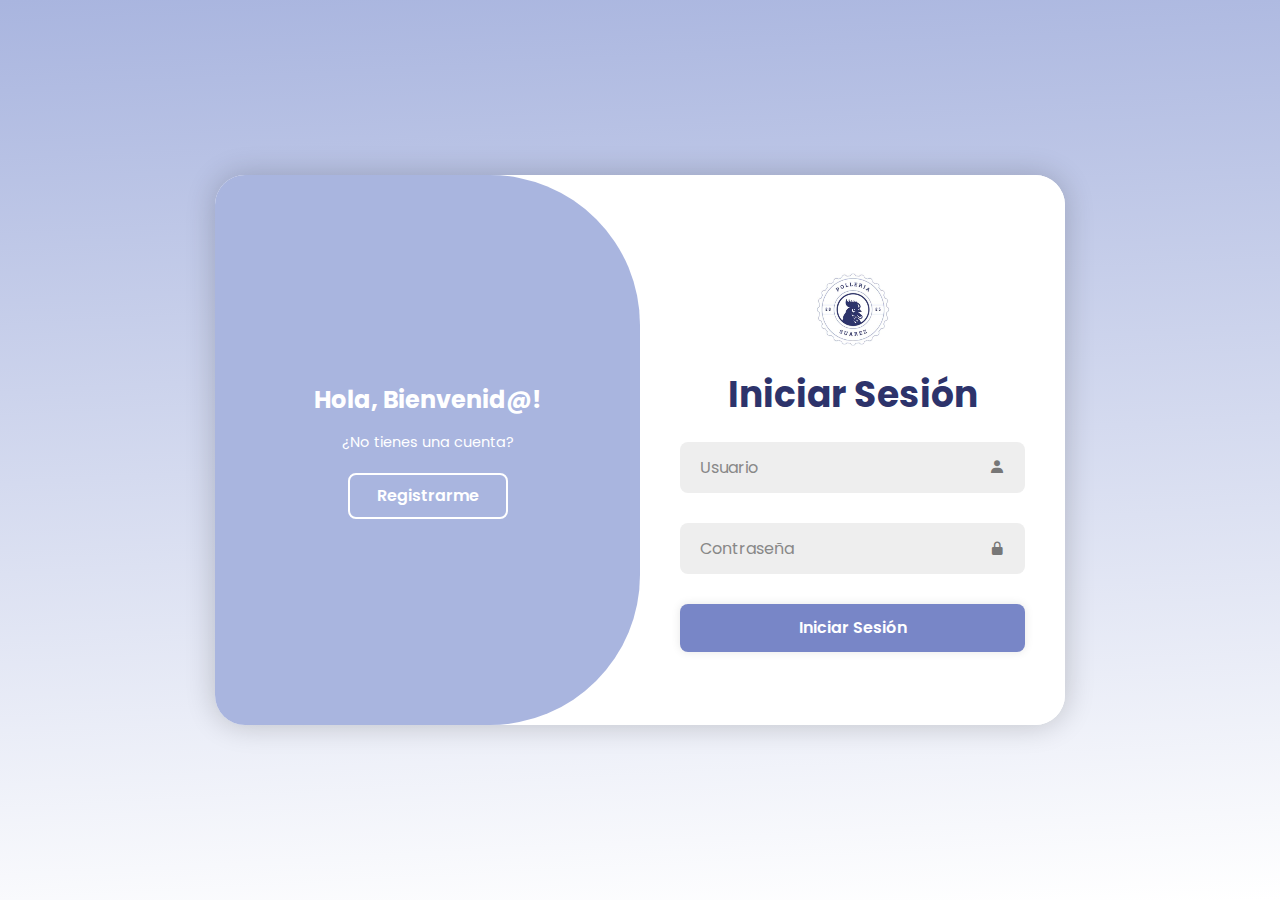
<file: index.html>
<!DOCTYPE html>
<html lang="es-pe">
  <head>
    <meta charset="UTF-8" />
    <meta name="viewport" content="width=device-width, initial-scale=1.0" />
    <link rel="stylesheet" href="./assets/css/iniciosesion.css" />
    <link
      href="https://unpkg.com/boxicons@2.1.4/css/boxicons.min.css"
      rel="stylesheet"
    />
    <title>Iniciar Sesión</title>
  </head>
  <body>
    <main class="container">
      <section class="form-box login">
        <form id="login-form">
          <img class="logo" src="./assets/img/logops.jpg" alt="logops" />
          <h1 class="h1">Iniciar Sesión</h1>

          <div class="input-box">
            <input type="text" id="username" placeholder="Usuario" required />
            <i class="bx bxs-user"></i>
          </div>

          <div class="input-box">
            <input
              type="password"
              id="password"
              placeholder="Contraseña"
              required
            />
            <i class="bx bxs-lock-alt"></i>
          </div>

          <button type="submit" class="btn">Iniciar Sesión</button>
        </form>
      </section>

      <section class="form-box register">
        <form id="register-form">
          <img class="logo" src="./assets/img/logops.jpg" alt="logops" />
          <h1 class="h1">Registro</h1>

          <div class="input-box">
            <input
              type="text"
              id="new-username"
              placeholder="Usuario"
              required
            />
            <i class="bx bxs-user"></i>
          </div>

          <div class="input-box">
            <input
              type="email"
              id="email"
              placeholder="Correo Electrónico"
              required
            />
            <i class="bx bxs-envelope"></i>
          </div>

          <div class="input-box">
            <input
              type="password"
              id="new-password"
              placeholder="Contraseña"
              required
            />
            <i class="bx bxs-lock-alt"></i>
          </div>

          <button type="submit" class="btn">Registrarme</button>
        </form>
      </section>

      <div class="toggle-box">
        <div class="toggle-panel toggle-left">
          <h2 class="respon1">Hola, Bienvenid@!</h2>
          <p>¿No tienes una cuenta?</p>
          <button type="button" class="btn register-btn">Registrarme</button>
        </div>

        <div class="toggle-panel toggle-right">
          <h2 class="respon1">¡Bienvenid@ otra vez!</h2>
          <p>¿Ya tienes una cuenta?</p>
          <button type="button" class="btn login-btn">Iniciar Sesión</button>
        </div>
      </div>
    </main>
    <script src="./assets/js/iniciosesion.js"></script>
  </body>
</html>
</file>
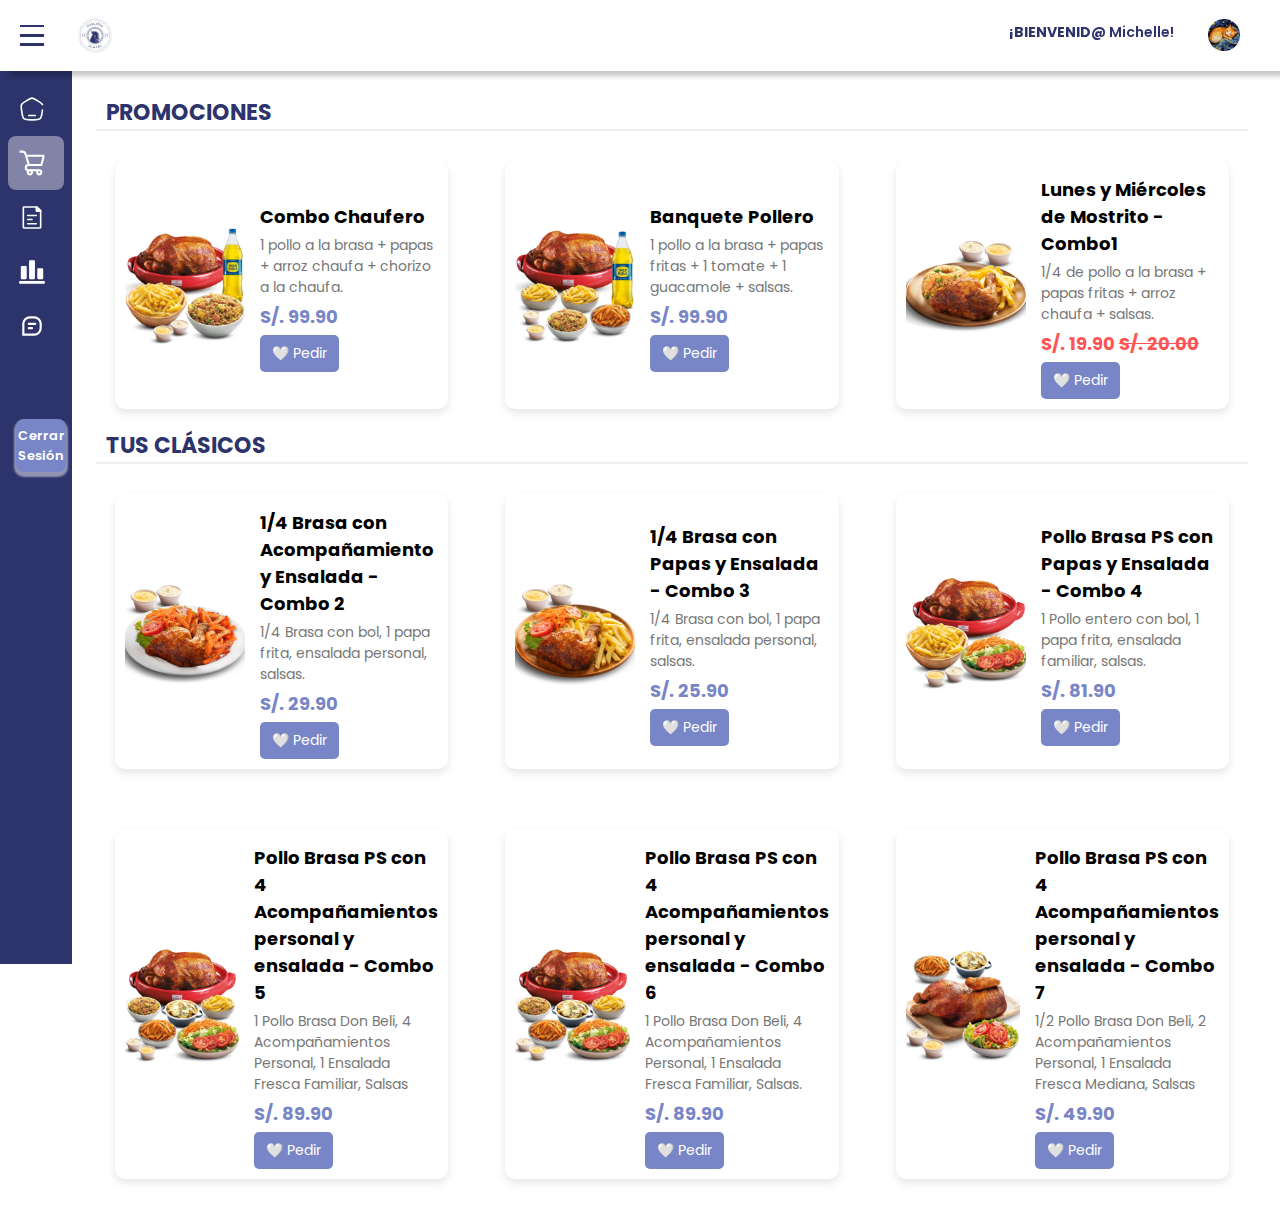
<file: carta.html>
<!DOCTYPE html>
<html lang="es-pe">
  <head>
    <meta charset="UTF-8" />
    <meta name="viewport" content="width=device-width, initial-scale=1.0" />
    <title>Carta</title>
    <link rel="stylesheet" href="./assets/css/dash.css" />
    <link rel="stylesheet" href="./assets/css/carta.css" />
    <link
      href="https://unpkg.com/boxicons@2.1.4/css/boxicons.min.css"
      rel="stylesheet"
    />
  </head>
  <body>
    <header>
      <div class="left">
        <div class="menu-container">
          <div class="menu" id="menu" aria-label="Menú">
            <div></div>
            <div></div>
            <div></div>
          </div>
        </div>
        <div class="brand">
          <img src="./assets/img/logops.jpg" alt="logo-dashps" class="logo" />
        </div>
      </div>

      <div class="right">
        <p><span>¡BIENVENID@</span> Michelle!</p>
        <img src="./assets/img/perfil.jpg" alt="img-user" class="user" />
      </div>
    </header>

    <aside class="sidebar" id="sidebar">
      <nav>
        <ul>
          <li>
            <a href="./dash.html">
              <img src="./assets/icons/home-angle-svgrepo-com.svg" alt="" />
              <span>Inicio</span>
            </a>
          </li>
          <li>
            <a href="./carta.html" class="selected">
              <img src="./assets/icons/shop-cart-svgrepo-com.svg" alt="" />
              <span>Carta</span>
            </a>
          </li>
          <li>
            <a href="./pedidos.html">
              <img src="./assets/icons/page-svgrepo-com.svg" alt="" />
              <span>Pedidos</span>
            </a>
          </li>
          <li>
            <a href="./reportes.html">
              <img src="./assets/icons/statistics-svgrepo-com.svg" alt="" />
              <span>Reportes</span>
            </a>
          </li>
          <li>
            <a href="./comentarios.html">
              <img src="./assets/icons/comments-svgrepo-com.svg" alt="" />
              <span>Comentarios</span>
            </a>
          </li>
          <br /><br />
          <button
            onclick="window.location.href='./index.html'"
            id="logout-btn"
            class="logout-button"
          >
            Cerrar Sesión
          </button>
        </ul>
      </nav>
    </aside>
    <main id="main">
      <h2>PROMOCIONES</h2>
      <div class="contenedor-cartas">
        <div class="carta">
          <img src="./assets/img/carta1.png" alt="Combo Chaufero" />
          <div class="contenido">
            <h3>Combo Chaufero</h3>
            <p>
              1 pollo a la brasa + papas + arroz chaufa + chorizo a la chaufa.
            </p>
            <span class="precio" >S/. 99.90</span>
            <button class="pedir-btn" id="pedir-btn"><span aria-hidden="true">🤍 Pedir</span></button>
          </div>
        </div>

        <div class="carta">
          <img src="./assets/img/carta2.png" alt="Banquete Pollero" />
          <div class="contenido">
            <h3>Banquete Pollero</h3>
            <p>
              1 pollo a la brasa + papas fritas + 1 tomate + 1 guacamole +
              salsas.
            </p>
            <span class="precio">S/. 99.90</span>
            <button class="pedir-btn" id="pedir-btn"><span aria-hidden="true">🤍 Pedir</span></button>
          </div>
        </div>

        <div class="carta">
          <img src="./assets/img/carta7.png" alt="Lunes y Miércoles" />
          <div class="contenido">
            <h3>Lunes y Miércoles de Mostrito - Combo1</h3>
            <p>
              1/4 de pollo a la brasa + papas fritas + arroz chaufa + salsas.
            </p>
            <span class="precio oferta">S/. 19.90 <del>S/. 20.00</del></span>
            <button class="pedir-btn" id="pedir-btn"><span aria-hidden="true">🤍 Pedir</span></button>
          </div>
        </div>
      </div>

      <h2>TUS CLÁSICOS</h2>
      <div class="contenedor-cartas">
        <div class="carta">
          <img src="./assets/img/carta4.png" alt="1/4 Brasa Combo 2" />
          <div class="contenido">
            <h3>1/4 Brasa con Acompañamiento y Ensalada - Combo 2</h3>
            <p>1/4 Brasa con bol, 1 papa frita, ensalada personal, salsas.</p>
            <span class="precio">S/. 29.90</span>
            <button class="pedir-btn" id="pedir-btn"><span aria-hidden="true">🤍 Pedir</span></button>
          </div>
        </div>

        <div class="carta">
          <img src="./assets/img/carta5.png" alt="1/4 Brasa Combo 3" />
          <div class="contenido">
            <h3>1/4 Brasa con Papas y Ensalada - Combo 3</h3>
            <p>1/4 Brasa con bol, 1 papa frita, ensalada personal, salsas.</p>
            <span class="precio">S/. 25.90</span>
            <button class="pedir-btn" id="pedir-btn"><span aria-hidden="true">🤍 Pedir</span></button>
          </div>
        </div>

        <div class="carta">
          <img src="./assets/img/carta6.png" alt="Pollo Brasa PS - Combo 4" />
          <div class="contenido">
            <h3>Pollo Brasa PS con Papas y Ensalada - Combo 4</h3>
            <p>
              1 Pollo entero con bol, 1 papa frita, ensalada familiar, salsas.
            </p>
            <span class="precio">S/. 81.90</span>
            <button class="pedir-btn" id="pedir-btn"><span aria-hidden="true">🤍 Pedir</span></button>
          </div>
        </div>
        <div class="carta">
          <img src="./assets/img/carta8.png" alt="Pollo Brasa PS - Combo 5" />
          <div class="contenido">
            <h3>
              Pollo Brasa PS con 4 Acompañamientos personal y ensalada - Combo 5
            </h3>
            <p>
              1 Pollo Brasa Don Beli, 4 Acompañamientos Personal, 1 Ensalada
              Fresca Familiar, Salsas
            </p>
            <span class="precio">S/. 89.90</span>
            <button class="pedir-btn" id="pedir-btn"><span aria-hidden="true">🤍 Pedir</span></button>
          </div>
        </div>
        <div class="carta">
          <img src="./assets/img/carta8.png" alt="Pollo Brasa PS - Combo 6" />
          <div class="contenido">
            <h3>
              Pollo Brasa PS con 4 Acompañamientos personal y ensalada - Combo 6
            </h3>
            <p>
              1 Pollo Brasa Don Beli, 4 Acompañamientos Personal, 1 Ensalada
              Fresca Familiar, Salsas.
            </p>
            <span class="precio">S/. 89.90</span>
            <button class="pedir-btn" id="pedir-btn"><span aria-hidden="true">🤍 Pedir</span></button>
          </div>
        </div>
        <div class="carta">
          <img src="./assets/img/carta9.png" alt="Pollo Brasa PS - Combo 7" />
          <div class="contenido">
            <h3>
              Pollo Brasa PS con 4 Acompañamientos personal y ensalada - Combo 7
            </h3>
            <p>
              1/2 Pollo Brasa Don Beli, 2 Acompañamientos Personal, 1 Ensalada
              Fresca Mediana, Salsas
            </p>
            <span class="precio">S/. 49.90</span>
            <button class="pedir-btn" id="pedir-btn"><span aria-hidden="true">🤍 Pedir</span></button>
          </div>
        </div>
    </main>
    <script src="./assets/js/carta.js"></script>
    <script src="./assets/js/dash.js"></script>
    <script src="./assets/js/pedidos.js"></script>

  </body>
</html>
</file>
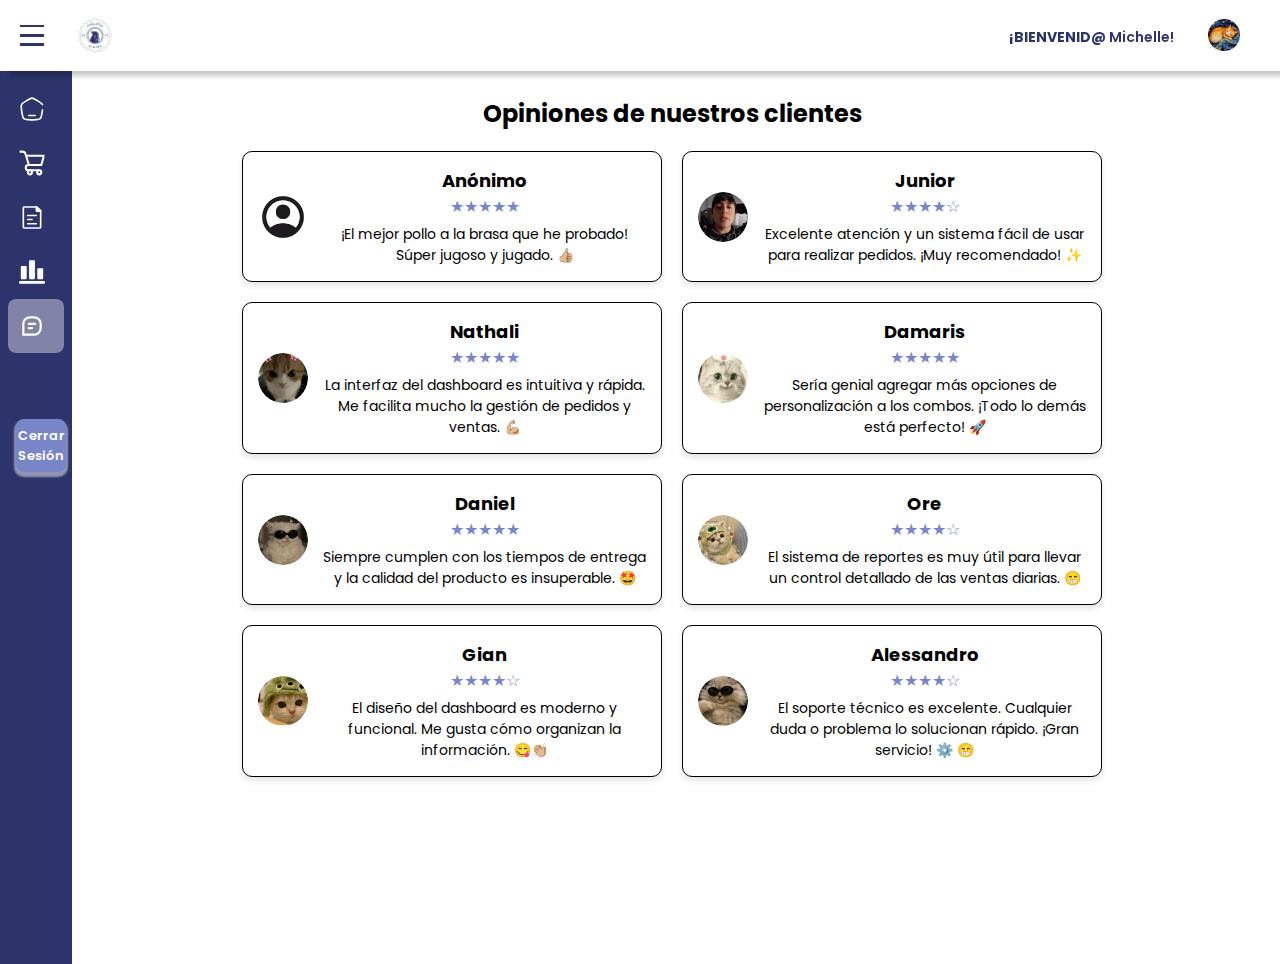
<file: comentarios.html>
<!DOCTYPE html>
<html lang="es-pe">
  <head>
    <meta charset="UTF-8" />
    <meta name="viewport" content="width=device-width, initial-scale=1.0" />
    <title>Pedidos</title>
    <link rel="stylesheet" href="./assets/css/dash.css" />
    <link rel="stylesheet" href="./assets/css/comentarios.css" />
    <link
      href="https://unpkg.com/boxicons@2.1.4/css/boxicons.min.css"
      rel="stylesheet"
    />
  </head>
  <body>
    <header>
      <div class="left">
        <div class="menu-container">
          <div class="menu" id="menu" aria-label="Menú">
            <div></div>
            <div></div>
            <div></div>
          </div>
        </div>
        <div class="brand">
          <img src="./assets/img/logops.jpg" alt="logo-dashps" class="logo" />
        </div>
      </div>

      <div class="right">
        <p><span>¡BIENVENID@</span> Michelle!</p>
        <img src="./assets/img/perfil.jpg" alt="img-user" class="user" />
      </div>
    </header>

    <aside class="sidebar" id="sidebar">
      <nav>
        <ul>
          <li>
            <a href="./dash.html">
              <img src="./assets/icons/home-angle-svgrepo-com.svg" alt="" />
              <span>Inicio</span>
            </a>
          </li>
          <li>
            <a href="./carta.html">
              <img src="./assets/icons/shop-cart-svgrepo-com.svg" alt="" />
              <span>Carta</span>
            </a>
          </li>
          <li>
            <a href="./pedidos.html">
              <img src="./assets/icons/page-svgrepo-com.svg" alt="" />
              <span>Pedidos</span>
            </a>
          </li>
          <li>
            <a href="./reportes.html">
              <img src="./assets/icons/statistics-svgrepo-com.svg" alt="" />
              <span>Reportes</span>
            </a>
          </li>
          <li>
            <a href="./comentarios.html" class="selected">
              <img src="./assets/icons/comments-svgrepo-com.svg" alt="" />
              <span>Comentarios</span>
            </a>
          </li>
          <br /><br />
          <button
            onclick="window.location.href='./index.html'"
            id="logout-btn"
            class="logout-button"
          >
            Cerrar Sesión
          </button>
        </ul>
      </nav>
    </aside>
    <main id="main">
      <section id="testimonios">
        <h2>Opiniones de nuestros clientes</h2>
      </section>

      <div class="container">
        <div class="card">
          <img src="./assets/img/avatar1.png" alt="Anónimo" />
          <div class="info">
            <h3>Anónimo</h3>
            <div class="stars ratinng-5">★★★★★</div>
            <p>
              ¡El mejor pollo a la brasa que he probado! Súper jugoso y jugado.
              👍🏼
            </p>
          </div>
        </div>
        <div class="card">
          <img src="./assets/img/avatar2.png" alt="Usuario" />
          <div class="info">
            <h3>Junior</h3>
            <div class="stars rating-4">★★★★☆</div>
            <p>
              Excelente atención y un sistema fácil de usar para realizar
              pedidos. ¡Muy recomendado! ✨
            </p>
          </div>
        </div>
        <div class="card">
          <img src="./assets/img/avatar3.png" alt="Usuario" />
          <div class="info">
            <h3>Nathali</h3>
            <div class="stars ratinng-5">★★★★★</div>
            <p>
              La interfaz del dashboard es intuitiva y rápida. Me facilita mucho
              la gestión de pedidos y ventas. 💪🏼
            </p>
          </div>
        </div>
        <div class="card">
          <img src="./assets/img/avatar4.png" alt="Usuario" />
          <div class="info">
            <h3>Damaris</h3>
            <div class="stars ratinng-5">★★★★★</div>
            <p>
              Sería genial agregar más opciones de personalización a los combos.
              ¡Todo lo demás está perfecto! 🚀
            </p>
          </div>
        </div>
        <div class="card">
          <img src="./assets/img/avatar5.png" alt="Usuario" />
          <div class="info">
            <h3>Daniel</h3>
            <div class="stars ratinng-5">★★★★★</div>
            <p>
              Siempre cumplen con los tiempos de entrega y la calidad del
              producto es insuperable. 🤩
            </p>
          </div>
        </div>
        <div class="card">
          <img src="./assets/img/avatar6.png" alt="Usuario" />
          <div class="info">
            <h3>Ore</h3>
            <div class="stars rating-4">★★★★☆</div>
            <p>
              El sistema de reportes es muy útil para llevar un control
              detallado de las ventas diarias. 😁
            </p>
          </div>
        </div>
        <div class="card">
          <img src="./assets/img/avatar7.png" alt="Usuario" />
          <div class="info">
            <h3>Gian</h3>
            <div class="stars rating-4">★★★★☆</div>
            <p>
              El diseño del dashboard es moderno y funcional. Me gusta cómo
              organizan la información. 😋👏🏼
            </p>
          </div>
        </div>
        <div class="card">
          <img src="./assets/img/avatar8.png" alt="Usuario" />
          <div class="info">
            <h3>Alessandro</h3>
            <div class="stars rating-4">★★★★☆</div>
            <p>
              El soporte técnico es excelente. Cualquier duda o problema lo
              solucionan rápido. ¡Gran servicio! ⚙️ 😁
            </p>
          </div>
        </div>
      </div>
    </main>

    <script src="./assets/js/dash.js"></script>
  </body>
</html>
</file>
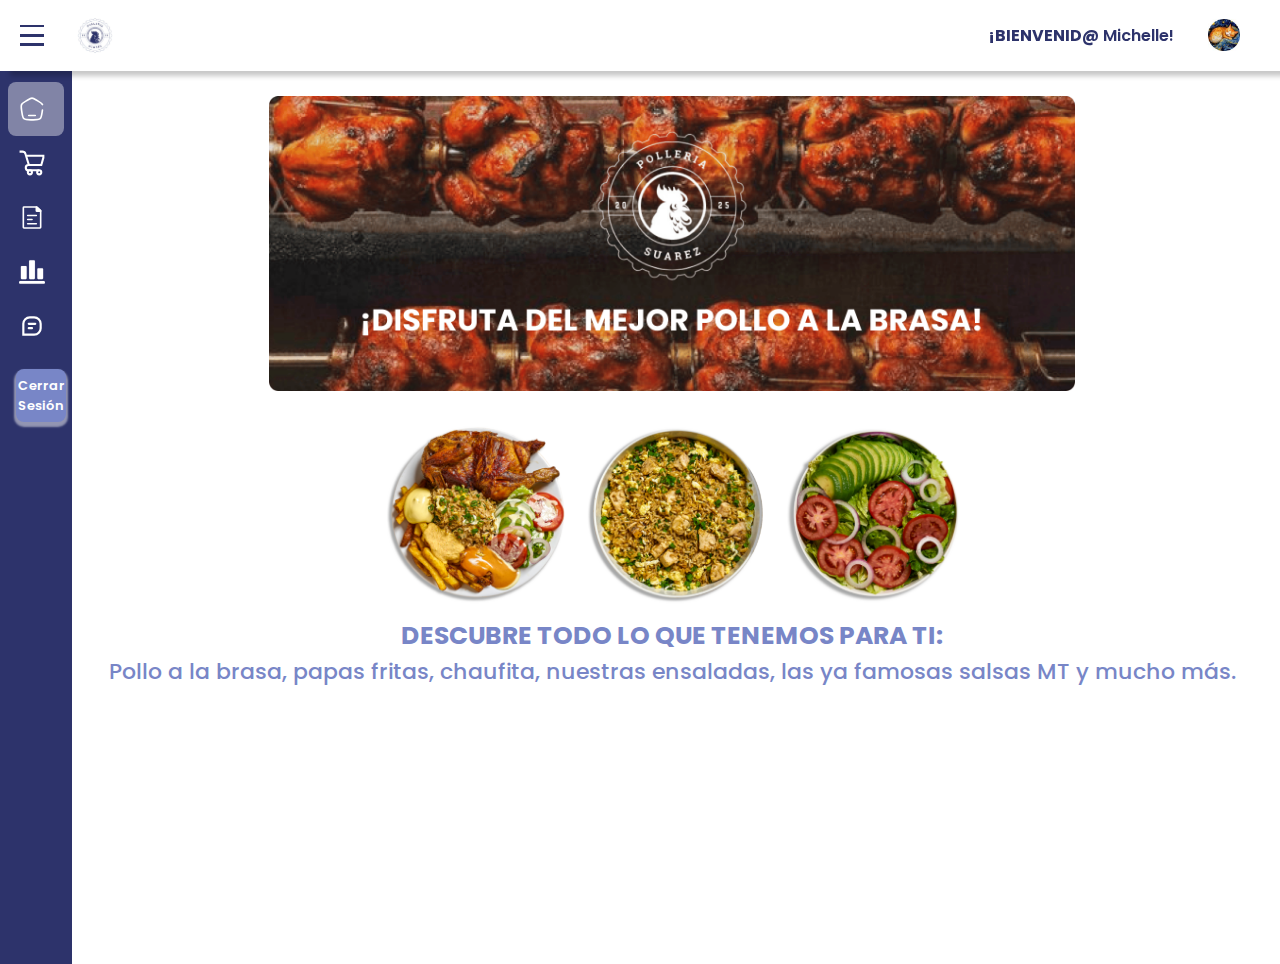
<file: dash.html>
<!DOCTYPE html>
<html lang="es-pe">
  <head>
    <meta charset="UTF-8" />
    <meta name="viewport" content="width=device-width, initial-scale=1.0" />
    <title>Inicio</title>
    <link rel="stylesheet" href="./assets/css/dash.css" />
    <link
      href="https://unpkg.com/boxicons@2.1.4/css/boxicons.min.css"
      rel="stylesheet"
    />
  </head>
  <body>
    <header>
      <div class="left">
        <div class="menu-container">
          <div class="menu" id="menu" aria-label="Menú">
            <div></div>
            <div></div>
            <div></div>
          </div>
        </div>
        <div class="brand">
          <img src="./assets/img/logops.jpg" alt="logo-dashps" class="logo" />
        </div>
      </div>

      <div class="right">
        <p><span>¡BIENVENID@</span> Michelle!</p>
        <img src="./assets/img/perfil.jpg" alt="Michi" class="user" />
      </div>
    </header>

    <aside class="sidebar" id="sidebar">
      <nav>
        <ul>
          <li>
            <a href="./dash.html" class="selected">
              <img
                src="./assets/icons/home-angle-svgrepo-com.svg"
                alt="Inicio"
              />
              <span>Inicio</span>
            </a>
          </li>
          <li>
            <a href="./carta.html">
              <img src="./assets/icons/shop-cart-svgrepo-com.svg" alt="Carta" />
              <span>Carta</span>
            </a>
          </li>
          <li>
            <a href="./pedidos.html">
              <img src="./assets/icons/page-svgrepo-com.svg" alt="Pedidos" />
              <span>Pedidos</span>
            </a>
          </li>
          <li>
            <a href="./reportes.html">
              <img
                src="./assets/icons/statistics-svgrepo-com.svg"
                alt="Reportes"
              />
              <span>Reportes</span>
            </a>
          </li>
          <li>
            <a href="./comentarios.html">
              <img
                src="./assets/icons/comments-svgrepo-com.svg"
                alt="Comentarios"
              />
              <span>Comentarios</span>
            </a>
          </li>
        </ul>

        <!-- Botón de Cerrar Sesión fuera del <ul> -->
        <button
          onclick="window.location.href='./index.html'"
          id="logout-btn"
          class="logout-button"
        >
          Cerrar Sesión
        </button>
      </nav>
    </aside>

    <main id="main">
      <section>
        <img src="./assets/img/ban.png" alt="Banner principal" class="banner" />
        <br /><br />
        <img
          src="./assets/img/platillos.png"
          alt="Imagen de platillos"
          class="platillos"
        />
      </section>

      <section>
        <h2 class="titulo">DESCUBRE TODO LO QUE TENEMOS PARA TI:</h2>
        <p class="subtitulo">
          Pollo a la brasa, papas fritas, chaufita, nuestras ensaladas, las ya
          famosas salsas MT y mucho más.
        </p>
      </section>
    </main>

    <script src="./assets/js/dash.js"></script>
  </body>
</html>
</file>
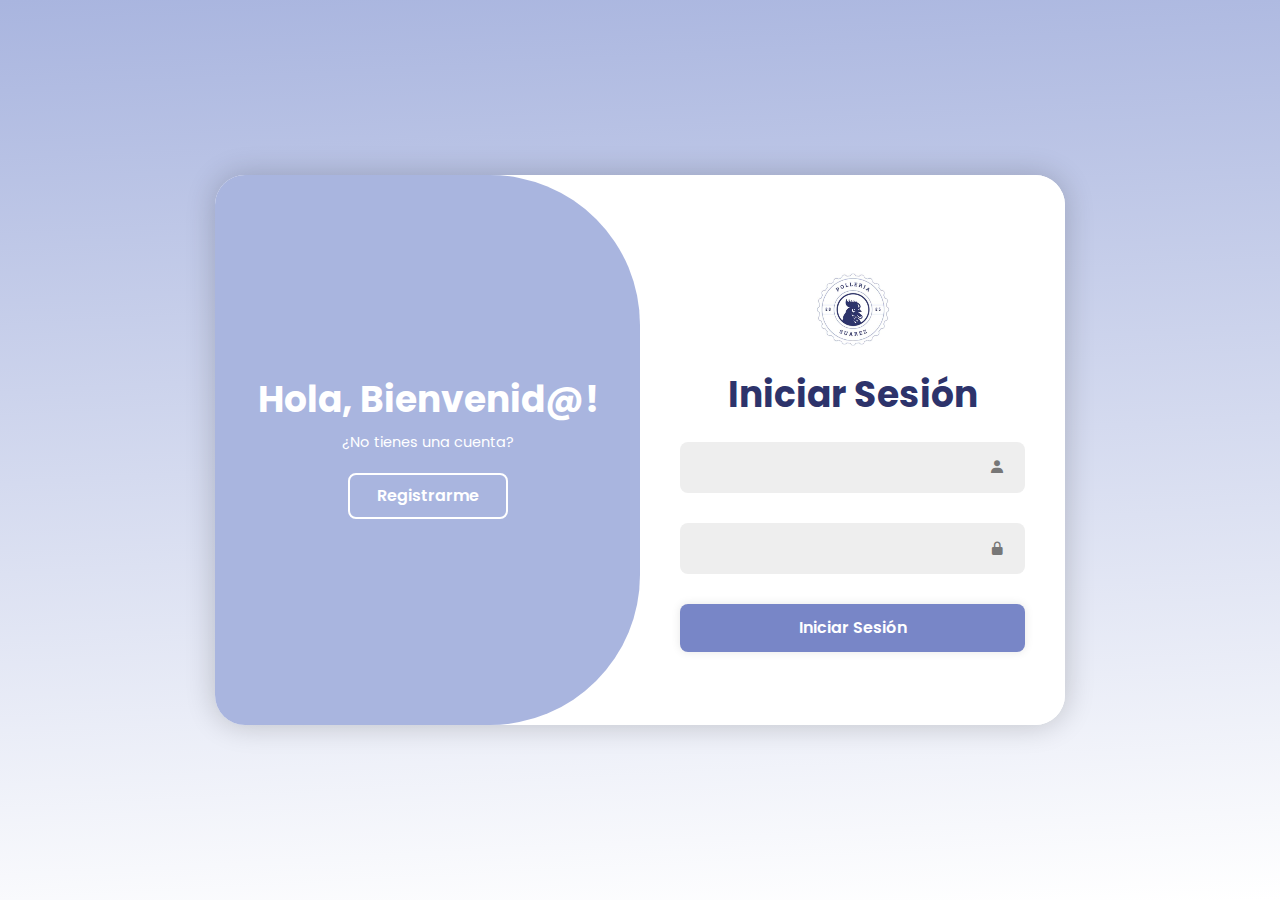
<file: iniciosesion.html>
<!DOCTYPE html>
<html lang="es-pe">
  <head>
    <meta charset="UTF-8" />
    <meta name="viewport" content="width=device-width, initial-scale=1.0" />
    <link rel="stylesheet" href="./assets/css/iniciosesion.css" />
    <link
      href="https://unpkg.com/boxicons@2.1.4/css/boxicons.min.css"
      rel="stylesheet"
    />
    <title>Iniciar Sesión</title>
  </head>
  <body>
    <div class="container">
      <div class="form-box login">
        <form action="./dash.html">
          <img class="logo" src="./assets/img/logops.jpg" alt="logops" />
          <h1 class="h1">Iniciar Sesión</h1>
          <div class="input-box">
            <input type="text" placeholder="" required />
            <i class="bx bxs-user"></i>
          </div>
          <div class="input-box">
            <input type="password" placeholder="" required />
            <i class="bx bxs-lock-alt"></i>
          </div>
          <button type="submit" class="btn">Iniciar Sesión</button>
        </form>
      </div>

      <div class="form-box register">
        <form action="">
          <img class="logo" src="./assets/img/logops.jpg" alt="logops" />
          <h1 class="h1">Registro</h1>
          <div class="input-box">
            <input type="text" placeholder="" required />
            <i class="bx bxs-user"></i>
          </div>
          <div class="input-box">
            <input type="email" placeholder="" required />
            <i class="bx bxs-envelope"></i>
          </div>
          <div class="input-box">
            <input type="password" placeholder="" required />
            <i class="bx bxs-lock-alt"></i>
          </div>
          <button type="submit" class="btn">Registrarme</button>
        </form>
      </div>
      <!-- Contenedor que alterna entre los formularios -->
      <div class="toggle-box">
        <!-- Panel que se muestra cuando está la opción de login -->
        <div class="toggle-panel toggle-left">
          <h1>Hola, Bienvenid@!</h1>
          <p>¿No tienes una cuenta?</p>
          <button class="btn register-btn">Registrarme</button>
        </div>
        <!-- Panel que se muestra cuando está la opción de registro -->
        <div class="toggle-panel toggle-right">
          <h1>¡Bienvenid@ otra vez¡</h1>
          <p>¿Ya tienes una cuenta?</p>
          <button class="btn login-btn">Iniciar Sesión</button>
        </div>
      </div>
    </div>

    <script src="./assets/js/iniciosesion.js"></script>
  </body>
</html>
</file>
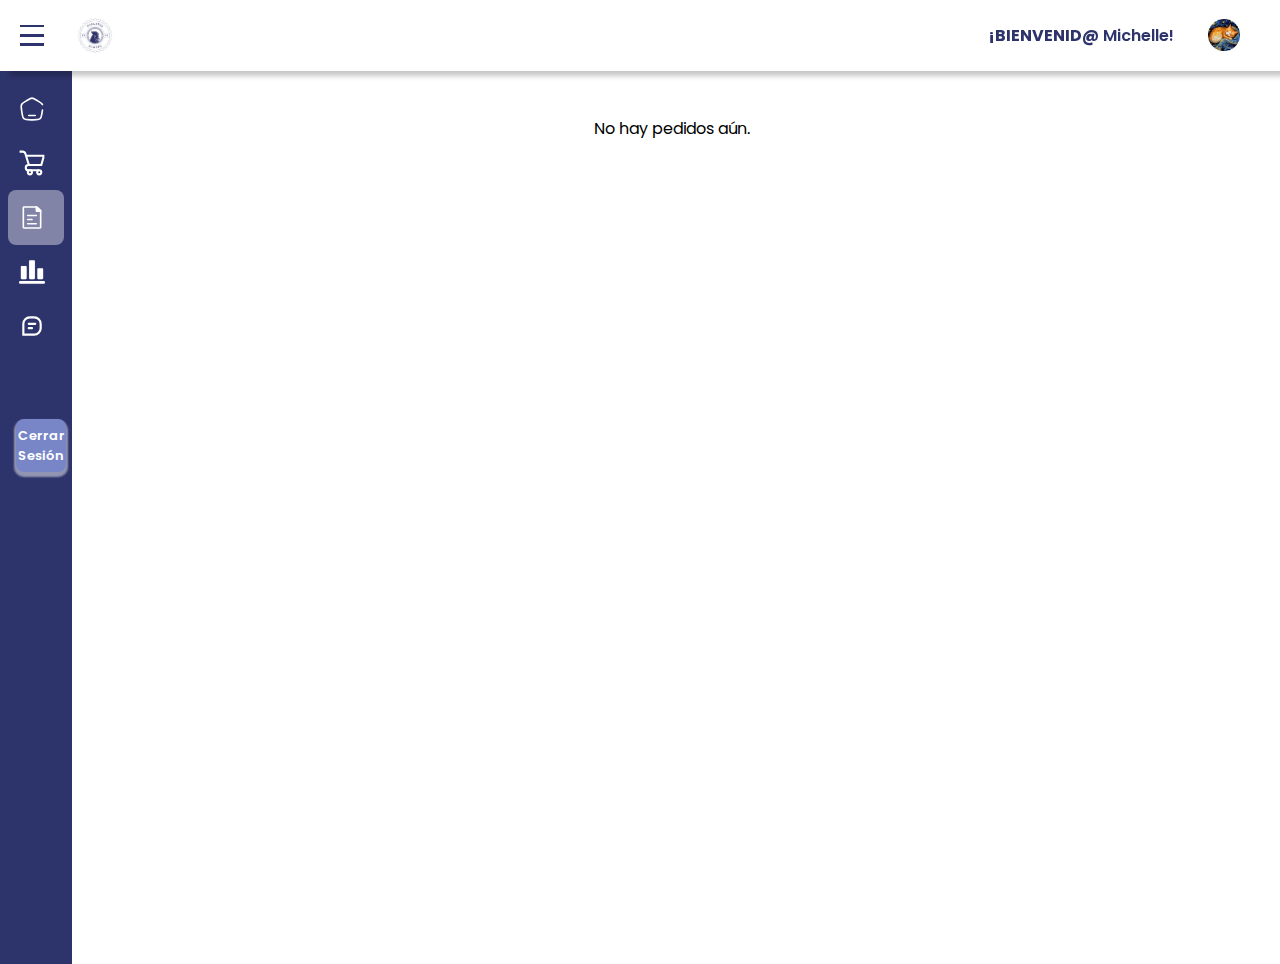
<file: pedidos.html>
<!DOCTYPE html>
<html lang="es-pe">
  <head>
    <meta charset="UTF-8" />
    <meta name="viewport" content="width=device-width, initial-scale=1.0" />
    <title>Pedidos</title>
    <link rel="stylesheet" href="./assets/css/dash.css" />
    <link rel="stylesheet" href="./assets/css/pedidos.css" />
    <link
      href="https://unpkg.com/boxicons@2.1.4/css/boxicons.min.css"
      rel="stylesheet"
    />
  </head>
  <body>
    <header>
      <div class="left">
        <div class="menu-container">
          <div class="menu" id="menu" aria-label="Menú">
            <div></div>
            <div></div>
            <div></div>
          </div>
        </div>
        <div class="brand">
          <img src="./assets/img/logops.jpg" alt="logo-dashps" class="logo" />
        </div>
      </div>

      <div class="right">
        <p><span>¡BIENVENID@</span> Michelle!</p>
        <img src="./assets/img/perfil.jpg" alt="img-user" class="user" />
      </div>
    </header>

    <aside class="sidebar" id="sidebar">
      <nav>
        <ul>
          <li>
            <a href="./dash.html">
              <img src="./assets/icons/home-angle-svgrepo-com.svg" alt="" />
              <span>Inicio</span>
            </a>
          </li>
          <li>
            <a href="./carta.html">
              <img src="./assets/icons/shop-cart-svgrepo-com.svg" alt="" />
              <span>Carta</span>
            </a>
          </li>
          <li>
            <a href="./pedidos.html" class="selected">
              <img src="./assets/icons/page-svgrepo-com.svg" alt="" />
              <span>Pedidos</span>
            </a>
          </li>
          <li>
            <a href="./reportes.html">
              <img src="./assets/icons/statistics-svgrepo-com.svg" alt="" />
              <span>Reportes</span>
            </a>
          </li>
          <li>
            <a href="./comentarios.html">
              <img src="./assets/icons/comments-svgrepo-com.svg" alt="" />
              <span>Comentarios</span>
            </a>
          </li>
          <br /><br />
          <button
            onclick="window.location.href='./index.html'"
            id="logout-btn"
            class="logout-button"
          >
            Cerrar Sesión
          </button>
        </ul>
      </nav>
    </aside>
    <main id="main">
      <div class="cards-container">
        <!--<div class="card">
          <h3>PEDIDO N° 1</h3>
          <p class="text"><strong>Código:</strong> 14326</p>
          <hr />
          <p class="text"><strong>Mesa:</strong> 6</p>
          <hr />
          <p class="text"><strong>Cliente:</strong> Michelle</p>
          <hr />
          <p class="text"><strong>Combo Chaufero:</strong>S/.99.90</p>
          <hr />
          <p class="text">
            <strong>Estado:</strong>
            <span class="estado cancelado">Cancelado</span>
          </p>
          <hr />
          <p class="text"><strong>M. pago:</strong> Yape📱</p>
          <hr />
          <p class="total"><strong>TOTAL:</strong> S/.99.90</p>
        </div>

        <div class="card">
          <h3>PEDIDO N° 2</h3>
          <p class="text"><strong>Código:</strong> 16521</p>
          <hr />
          <p class="text"><strong>Mesa:</strong> 3</p>
          <hr />
          <p class="text"><strong>Cliente:</strong> Junior</p>
          <hr />
          <p class="text"><strong>Banquete Pollero:</strong>S/.99.90</p>
          <hr />
          <p class="text">
            <strong>Estado:</strong>
            <span class="estado pendiente">Pendiente</span>
          </p>
          <hr />
          <p class="text"><strong>M. pago:</strong> Efectivo💵</p>
          <hr />
          <p class="total"><strong>TOTAL:</strong> S/.99.90</p>
        </div>

        <div class="card">
          <h3>PEDIDO N° 3</h3>
          <p class="text"><strong>Código:</strong> 18534</p>
          <hr />
          <p class="text"><strong>Mesa:</strong> 1</p>
          <hr />
          <p class="text"><strong>Cliente:</strong>Nathali</p>
          <hr />
          <p class="text"><strong>Combo 1:</strong>S/.19.90</p>
          <hr />
          <p class="text">
            <strong>Estado:</strong>
            <span class="estado proceso">En proceso</span>
          </p>
          <hr />
          <p class="text"><strong>M. pago:</strong> Tarjeta💳</p>
          <hr />
          <p class="total"><strong>TOTAL:</strong>S/.19.90</p>
        </div>

        <div class="card">
          <h3>PEDIDO N° 4</h3>
          <p class="text"><strong>Código:</strong> 14426</p>
          <hr />
          <p class="text"><strong>Mesa:</strong> 2</p>
          <hr />
          <p class="text"><strong>Cliente:</strong> Damaris</p>
          <hr />
          <p class="text"><strong>Combo 2:</strong> S/.29.90</p>
          <hr />
          <p class="text">
            <strong>Estado:</strong>
            <span class="estado entregado">Entregado</span>
          </p>
          <hr />
          <p class="text"><strong>M. pago:</strong> Efectivo💵</p>
          <hr />
          <p class="total"><strong>TOTAL:</strong> S/.29.90</p>
        </div>

        <div class="card">
          <h3>PEDIDO N° 5</h3>
          <p class="text"><strong>Código:</strong> 18632</p>
          <hr />
          <p class="text"><strong>Mesa:</strong> 4</p>
          <hr />
          <p class="text"><strong>Cliente:</strong> Ore</p>
          <hr />
          <p class="text"><strong>Combo 7:</strong> S/.49.90</p>
          <hr />
          <p class="text">
            <strong>Estado:</strong>
            <span class="estado proceso">En proceso</span>
          </p>
          <hr />
          <p class="text"><strong>M. pago:</strong> Yape📱</p>
          <hr />
          <p class="total"><strong>TOTAL:</strong> S/.49.90</p>
        </div>

        <div class="card">
          <h3>PEDIDO N° 6</h3>
          <p class="text"><strong>Código:</strong> 15374</p>
          <hr />
          <p class="text"><strong>Mesa:</strong> 7</p>
          <hr />
          <p class="text"><strong>Cliente:</strong> Daniel</p>
          <hr />
          <p class="text"><strong>Combo 3:</strong> S/.25.90</p>
          <hr />
          <p class="text">
            <strong>Estado:</strong>
            <span class="estado entregado">Entregado</span>
          </p>
          <hr />
          <p class="text"><strong>M. pago:</strong> Tarjeta💳</p>
          <hr />
          <p class="total"><strong>TOTAL:</strong> S/.25.90</p>
        </div>

        <div class="card">
          <h3>PEDIDO N° 7</h3>
          <p class="text"><strong>Código:</strong> 18624</p>
          <hr />
          <p class="text"><strong>Mesa:</strong> 9</p>
          <hr />
          <p class="text"><strong>Cliente:</strong> Gian</p>
          <hr />
          <p class="text"><strong>Combo 4:</strong> S/.81.90</p>
          <hr />
          <p class="text">
            <strong>Estado:</strong>
            <span class="estado cancelado">Cancelado</span>
          </p>
          <hr />
          <p class="text"><strong>M. pago:</strong> Efectivo💵</p>
          <hr />
          <p class="total"><strong>TOTAL:</strong> S/.81.90</p>
        </div>

        <div class="card">
          <h3>PEDIDO N° 8</h3>
          <p class="text"><strong>Código:</strong> 12275</p>
          <hr />
          <p class="text"><strong>Mesa:</strong> 5</p>
          <hr />
          <p class="text"><strong>Cliente:</strong> Alessandro</p>
          <hr />
          <p class="text"><strong>Combo 6:</strong> S/.89.90</p>
          <hr />
          <p class="text">
            <strong>Estado:</strong>
            <span class="estado pendiente">Pendiente</span>
          </p>
          <hr />
          <p class="text"><strong>M. pago:</strong> Yape📱</p>
          <hr />
          <p class="total"><strong>TOTAL:</strong> S/.89.90</p>
        </div>-->
      </div>
    </main>

    <script src="./assets/js/dash.js"></script>
    <script src="./assets/js/carta.js"></script>
    <script src="./assets/js/pedidos.js"></script>
  </body>
</html>
</file>
<file: assets/css/iniciosesion.css>
@import url("https://fonts.googleapis.com/css2?family=Poppins:ital,wght@0,100;0,200;0,300;0,400;0,500;0,600;0,700;0,800;0,900;1,100;1,200;1,300;1,400;1,500;1,600;1,700;1,800;1,900&display=swap");
/*Paleta de Colores*/
:root {
  --color-primario: #2d336b;
  --color-secundario: #a9b5df;
  --color-terciario: #7886c7;
  --color-coloradicional1: #fff2f2;
  --color-coloradicional2: #eee;
  --color-negro: #000000;
  --color-blanco: #ffffff;
  --color-gris: #777777;
  --color-input: #eee;
  --color-gris2: #888;
  --color-gris3: #333;
}

* {
  margin: 0;
  padding: 0;
  box-sizing: border-box;
  font-family: "Poppins", sans-serif;
}

body {
  display: flex;
  justify-content: center;
  align-items: center;
  min-height: 100vh;
  background: linear-gradient(
    357deg,
    var(--color-blanco) 0%,
    var(--color-secundario) 100%
  );
}

/* Contenedor principal del formulario de inicio de sesión y registro */
.container {
  position: relative;
  width: 850px;
  height: 550px;
  background: var(--color-blanco);
  border-radius: 30px;
  box-shadow: 0 0 30px rgba(0, 0, 0, 0.2);
  overflow: hidden;
  margin: 20px;
}
/* Caja del formulario de login y registro */
.form-box {
  position: absolute;
  right: 0;
  width: 50%;
  height: 100%;
  background: var(--color-blanco);
  display: flex;
  align-items: center;
  color: var(--color-gris);
  text-align: center;
  padding: 40px;
  z-index: 1; /* Se asegura de que esté sobre otras capas */
  transition: 0.6s ease-in-out 1.2s, visibility 0s 1s;
}
/* Mueve el formulario cuando el contenedor tiene la clase "active" */
.container.active .form-box {
  right: 50%;
}
/* Oculta inicialmente el formulario de registro */
.form-box.register {
  visibility: hidden;
}
/* Hace visible el formulario de registro cuando la clase "active" está presente */
.container.active .form-box.register {
  visibility: visible;
}

form {
  width: 100%;
}

.container h1 {
  font-size: 36px;
  margin: -10px 0;
}
.h1 {
  color: var(--color-primario);
}
.logo {
  width: 120px;
  height: auto;
}
.input-box {
  position: relative;
  margin: 30px 0;
}

.input-box input {
  width: 100%;
  padding: 13px 50px 13px 20px;
  background: var(--color-input);
  border-radius: 8px;
  border: none;
  outline: none;
  font-size: 16px;

  font-weight: 500;
}
.input-box input::placeholder {
  color: var(--color-gris2);
  font-weight: 400;
}
.input-box i {
  position: absolute;
  right: 20px;
  top: 50%;
  transform: translateY(-50%);
}

.btn {
  width: 100%;
  height: 48px;
  background: var(--color-terciario);
  border-radius: 8px;
  box-shadow: 0 0 10px rgba(0, 0, 0, 0.1);
  border: none;
  cursor: pointer;
  font-size: 16px;
  color: var(--color-blanco);
  font-weight: 600;
}

.btn:hover {
  background: var(--color-primario);
  color: var(--color-blanco);
}

#button:hover {
  box-shadow: 0 0 10px rgba(0, 0, 0, 0.1);
  color: var(--color-primario);
}

.container p {
  font-size: 14.5px;
  margin: 15px 0;
}
/* Caja que maneja la animación entre formularios */
.toggle-box {
  position: absolute;
  width: 100%;
  height: 100%;
}
/* Fondo animado que se mueve al cambiar entre login y registro */
.toggle-box::before {
  content: "";
  position: absolute;
  left: -250%; /* Inicialmente está fuera del contenedor */
  width: 300%;
  height: 100%;
  background: var(--color-secundario);
  border-radius: 150px;
  z-index: 2;
  transition: 1.8s ease-in-out;
}
/* Cuando el contenedor tiene "active", el fondo animado se mueve */
.container.active .toggle-box::before {
  left: 50%;
}
/* Paneles de información para login y registro */
.toggle-panel {
  position: absolute;
  width: 50%;
  height: 100%;
  color: var(--color-blanco);
  display: flex;
  flex-direction: column;
  justify-content: center;
  align-items: center;
  z-index: 2;
  transition: 0.6s ease-in-out;
}
/* Panel izquierdo (para registrarse) */
.toggle-panel.toggle-left {
  left: 0;
  transition-delay: 1.2s;
}
/* Cuando el contenedor está activo, el panel izquierdo desaparece */
.container.active .toggle-panel.toggle-left {
  left: -50%;
  transition-delay: 0.6s;
}
/* Panel derecho (para iniciar sesión) */
.toggle-panel.toggle-right {
  right: -50%;
  transition-delay: 0.6s;
}
/* Cuando el contenedor está activo, el panel derecho aparece */
.container.active .toggle-panel.toggle-right {
  right: 0;
  transition-delay: 1.2s;
}

.toggle-panel p {
  margin-bottom: 20px;
}

.toggle-panel .btn {
  width: 160px;
  height: 46px;
  background: transparent;
  border: 2px solid var(--color-blanco);
  box-shadow: none;
}

@media screen and (max-width: 650px) {
  .container {
    height: calc(100vh - 40px); /* Ajusta la altura para dispositivos móviles */
  }

  .form-box {
    bottom: 0;
    width: 100%;
    height: 70%;
  }
  /* Ajuste de la posición del formulario al activar el contenedor */
  .container.active .form-box {
    right: 0;
    bottom: 30%;
  }
  /* Ajuste del fondo animado para dispositivos pequeños */
  .toggle-box::before {
    left: 0;
    top: -270%;
    width: 100%;
    height: 300%;
    border-radius: 20vw;
  }

  .container.active .toggle-box::before {
    left: 0;
    top: 70%;
  }
  /* Ajuste de los paneles para móviles */
  .toggle-panel {
    width: 100%;
    height: 30%;
  }

  .toggle-panel.toggle-left {
    top: 0;
  }

  .container.active .toggle-panel.toggle-left {
    top: -30%;
    left: 0;
  }

  .toggle-panel.toggle-right {
    right: 0;
    bottom: -30%;
  }

  .container.active .toggle-panel.toggle-right {
    bottom: 0;
  }
}
/*ajustes especificos para pantallas aun mas pequeñas*/
@media screen and (max-width: 400px) {
  .form-box {
    padding: 20px;
  }

  .toggle-panel h1 {
    font-size: 20px;
  }
  .toggle-panel h2 {
    font-size: 20px;
    text-align: center;
  }
}
</file>
<file: assets/css/dash.css>
@import url("https://fonts.googleapis.com/css2?family=Poppins:ital,wght@0,100;0,200;0,300;0,400;0,500;0,600;0,700;0,800;0,900;1,100;1,200;1,300;1,400;1,500;1,600;1,700;1,800;1,900&display=swap");
/*Paleta de Colores*/
:root {
  --color-primario: #2d336b;
  --color-secundario: #a9b5df;
  --color-terciario: #7886c7;
  --color-coloradicional1: #fff2f2;
  --color-coloradicional2: #eee;
  --color-negro: #000000;
  --color-blanco: #ffffff;
  --color-gris: #777777;
  --color-input: #eee;
  --color-gris2: #888;
  --color-gris3: #333;
}

* {
  margin: 0;
  padding: 0;
  box-sizing: border-box;
  font-family: "Poppins", sans-serif;
}

body {
  width: 100%;
  height: 100vh;
}

header {
  z-index: 200;
  width: 100%;
  display: flex;
  justify-content: space-between;
  padding: 0.45rem 2rem 0.45rem 1.27rem;
  /*border-bottom: 1px solid #2d336b;*/
  box-shadow: 10px 5px 5px #00000039;
  position: fixed;
  background-color: var(--color-blanco);
  top: 0;
  left: 0;
}
/*LEFT SECTION*/
.left {
  display: flex;
  align-items: center;
  justify-content: center;
  gap: 1.4rem;
}
/*Menuuuuuuuuuuuu*/
.menu-container {
  height: 100%;
  display: flex;
  align-items: center;
  cursor: pointer;
}
.menu {
  width: 1.5rem;
  height: 37%;
  display: flex;
  flex-direction: column;
  justify-content: space-between;
}
.menu div {
  width: 100%;
  height: 0.15rem;
  background-color: var(--color-primario);
  transition: all 0.2s ease;
}

.menu.menu-toggle div:first-child {
  width: 40%;
  transform: rotate(-35deg) translate(-30%, 175%);
}

.menu.menu-toggle div:last-child {
  width: 40%;
  transform: rotate(35deg) translate(-30%, -160%);
}

/*branddddd*/
.brand {
  display: flex;
  align-items: center;
  justify-content: center;
  gap: 0.6rem;
}
.brand .logo {
  width: 3.5rem;
  height: auto;
}

.brand .name {
  font-size: 1.5rem;
  font-weight: 900;
  color: var(--color-primario);
}
/**/
/*RIGHT SECTION*/
.right {
  display: flex;
  justify-content: center;
  align-items: center;
  gap: 1.6rem;
}
.right span {
  color: var(--color-primario);
  font-weight: bold;
}
.right p {
  color: var(--color-primario);
  font-weight: 600;
}
/*.right a {
  display: flex;
  justify-content: center;
  align-items: center;
  border-radius: 0.5rem;
  transition: rgb(160, 105, 231) 0.2s ease;
}

.right a:hover {
  background-color: #7886c7;
}*/
.right img {
  width: 2rem;
  margin: 0.5rem;
}
.right.user {
  width: 1.5rem;
  border-radius: 50%;
}

/*Sidebar*/
.sidebar {
  margin-top: 4rem;
  width: 4.5rem;
  height: 100%;
  position: fixed;
  top: 0;
  left: 0;
  z-index: 100;
  padding: 1.1rem 0;
  border-right: 1px #606eeb;
  overflow-y: auto;
  background-color: var(--color-primario);
  transition: width 0.5s ease;
}
.sidebar.menu-toggle {
  width: 18.75rem;
}
.sidebar a {
  display: flex;
  align-content: center;
  gap: 1.3rem;
  padding: 0.9rem 0.7rem;
  text-decoration: none;
  margin: 0 0.5rem;
  border-radius: 0.5rem;
  white-space: nowrap;
  overflow: hidden;
  color: var(--color-blanco);
}
.sidebar a:hover {
  background-color: #ffffff66;
}

.sidebar a.selected {
  color: var(--color-blanco);
  background-color: #ffffff66;
}
.sidebar img {
  width: 1.6rem;
}

/*Botonnnnnnnnnn*/
.logout-button {
  background-color: var(--color-terciario);
  color: var(--color-blanco);
  border: none;
  font-size: 13px;
  cursor: pointer;
  border-radius: 5px;
  transition: background 0.3s;
  box-shadow: 0 3px 2px 2px #ffffff7b;
  font-weight: 600;
  display: flex;
  align-content: center;
  gap: 1.3rem;
  padding: 0.4rem 0.1rem;
  text-decoration: none;
  margin: 1rem;
  border-radius: 0.5rem;
  /*white-space: nowrap;
  overflow: hidden;*/
}

.logout-button:hover {
  background-color: #7886c786;
}

/*main*/
main {
  margin-top: 4rem;
  margin-top: 4rem;
  margin-left: 4rem;
  padding: 2rem;
  transition: padding-left 0.5s ease;
  align-items: center;
  text-align: center;
}

main .banner {
  width: 70%;
  height: auto;
}
main .platillos {
  width: 50%;
  height: auto;
}
main .titulo {
  font-size: 25px;
  font-weight: bold;
  color: var(--color-terciario);
}
main .subtitulo {
  font-size: 22px;
  font-weight: 500;
  color: var(--color-terciario);
}
main main.menu-toggle {
  margin-left: 18.75rem;
}
/*responsivsssssssse*/

@media (max-width: 500px) {
  .right .icons-header {
    display: none;
  }

  .sidebar {
    width: 0;
  }
  main {
    margin-left: 0;
  }
  main.menu-toggle {
    margin-left: 0;
  }
  .menu.menu-toggle div:first-child {
    width: 100%;
    transform: rotate(-45deg) translate(-0.2rem, 0.3rem);
  }
  .menu.menu-toggle div:nth-child(2) {
    opacity: 0;
  }
  .menu.menu-toggle div:last-child {
    width: 100%;
    transform: rotate(45deg) translate(-0.2rem, -0.3rem);
  }
}
</file>
<file: assets/css/carta.css>
@import url("https://fonts.googleapis.com/css2?family=Poppins:ital,wght@0,100;0,200;0,300;0,400;0,500;0,600;0,700;0,800;0,900;1,100;1,200;1,300;1,400;1,500;1,600;1,700;1,800;1,900&display=swap");
/*Paleta de Colores*/
:root {
  --color-primario: #2d336b;
  --color-secundario: #a9b5df;
  --color-terciario: #7886c7;
  --color-coloradicional1: #fff2f2;
  --color-coloradicional2: #eee;
  --color-negro: #000000;
  --color-blanco: #ffffff;
  --color-gris: #777777;
  --color-input: #eee;
  --color-gris2: #888;
  --color-gris3: #333;
  --color-oferta: #ff5454;
}

* {
  margin: 0;
  padding: 0;
  box-sizing: border-box;
  font-family: "Poppins", sans-serif;
}

body {
  width: 100%;
  height: 100vh;
}

header {
  z-index: 200;
  width: 100%;
  display: flex;
  justify-content: space-between;
  padding: 0.45rem 2rem 0.45rem 1.27rem;
  /*border-bottom: 1px solid #2d336b;*/
  box-shadow: 10px 5px 5px #00000039;
  position: fixed;
  background-color: var(--color-blanco);
  top: 0;
  left: 0;
}
/*LEFT SECTION*/
.left {
  display: flex;
  align-items: center;
  justify-content: center;
  gap: 1.4rem;
}
/*Menuuuuuuuuuuuu*/
.menu-container {
  height: 100%;
  display: flex;
  align-items: center;
  cursor: pointer;
}
.menu {
  width: 1.5rem;
  height: 37%;
  display: flex;
  flex-direction: column;
  justify-content: space-between;
}
.menu div {
  width: 100%;
  height: 0.15rem;
  background-color: var(--color-primario);
  transition: all 0.2s ease;
}

.menu.menu-toggle div:first-child {
  width: 40%;
  transform: rotate(-35deg) translate(-30%, 175%);
}

.menu.menu-toggle div:last-child {
  width: 40%;
  transform: rotate(35deg) translate(-30%, -160%);
}

/*branddddd*/
.brand {
  display: flex;
  align-items: center;
  justify-content: center;
  gap: 0.6rem;
}
.brand .logo {
  width: 3.5rem;
  height: auto;
}

.brand .name {
  font-size: 1.5rem;
  font-weight: 900;
  color: var(--color-primario);
}
/**/
/*RIGHT SECTION*/
.right {
  display: flex;
  justify-content: center;
  align-items: center;
  gap: 1.6rem;
}
.right span {
  color: var(--color-primario);
  font-weight: bold;
}
.right p {
  color: var(--color-primario);
  font-weight: 600;
}
/*.right a {
  display: flex;
  justify-content: center;
  align-items: center;
  border-radius: 0.5rem;
  transition: rgb(160, 105, 231) 0.2s ease;
}

.right a:hover {
  background-color: #7886c7;
}*/
.right img {
  width: 2rem;
  margin: 0.5rem;
}
.right.user {
  width: 1.5rem;
  border-radius: 50%;
}

/*Sidebar*/
.sidebar {
  margin-top: 4rem;
  width: 4.5rem;
  height: 100%;
  position: fixed;
  top: 0;
  left: 0;
  z-index: 100;
  padding: 1.1rem 0;
  border-right: 1px #606eeb;
  overflow-y: auto;
  background-color: var(--color-primario);
  transition: width 0.5s ease;
}
.sidebar.menu-toggle {
  width: 18.75rem;
}
.sidebar a {
  display: flex;
  align-content: center;
  gap: 1.3rem;
  padding: 0.9rem 0.7rem;
  text-decoration: none;
  margin: 0 0.5rem;
  border-radius: 0.5rem;
  white-space: nowrap;
  overflow: hidden;
  color: var(--color-blanco);
}
.sidebar a:hover {
  background-color: #ffffff66;
}

.sidebar a.selected {
  color: var(--color-blanco);
  background-color: #ffffff66;
}
.sidebar img {
  width: 1.6rem;
}

/*Botonnnnnnnnnn*/
.logout-button {
  background-color: var(--color-terciario);
  color: var(--color-blanco);
  border: none;
  font-size: 13px;
  cursor: pointer;
  border-radius: 5px;
  transition: background 0.3s;
  box-shadow: 0 3px 2px 2px #ffffff7b;
  font-weight: 600;
  display: flex;
  align-content: center;
  gap: 1.3rem;
  padding: 0.4rem 0.1rem;
  text-decoration: none;
  margin: 1rem;
  border-radius: 0.5rem;
  /*white-space: nowrap;
  overflow: hidden;*/
}

.logout-button:hover {
  background-color: #7886c786;
}

/*main*/
main {
  margin-top: 4rem;
  margin-top: 4rem;
  margin-left: 4rem;
  padding: 2rem;
  transition: padding-left 0.5s ease;
  align-items: center;
  text-align: center;
}

main .banner {
  width: 70%;
  height: auto;
}
main .platillos {
  width: 50%;
  height: auto;
}
main .titulo {
  font-size: 25px;
  font-weight: bold;
  color: var(--color-terciario);
}
main .subtitulo {
  font-size: 22px;
  font-weight: 500;
  color: var(--color-terciario);
}
main main.menu-toggle {
  margin-left: 18.75rem;
}
/*CARTAAAAAAAAAAAAAAAAAAAAAAAAAAAAAAAAA*/
.carta {
  width: 90%;
  margin: 20px auto;
}

h2 {
  font-size: 22px;
  color: var(--color-primario);
  text-align: left;
  margin-bottom: 10px;
  padding-left: 10px;
  border-bottom: 2px solid var(--color-coloradicional2);
  display: inline-block;
  width: 100%;
}

.contenedor-cartas {
  display: grid;
  grid-template-columns: repeat(3, 1fr);
  gap: 20px;
  justify-content: center;
}

.carta {
  display: flex;
  background: var(--color-blanco);
  border-radius: 10px;
  box-shadow: 0 4px 8px rgba(0, 0, 0, 0.1);
  transition: transform 0.3s ease-in-out;
  padding: 10px;
  align-items: center;
  gap: 15px;
}

.carta:hover {
  transform: translateY(-5px);
}

.carta img {
  width: 120px;
  height: 120px;
  border-radius: 10px;
  object-fit: cover;
}

.contenido {
  text-align: left;
  flex: 1;
}

h3 {
  font-size: 18px;
  margin: 5px 0;
  color: var(--color-negro);
}

p {
  font-size: 14px;
  color: var(--color-gris);
  margin-bottom: 5px;
}

.precio {
  font-size: 18px;
  font-weight: bold;
  color: var(--color-terciario);
}

.oferta {
  color: var(--color-oferta);
}

button {
  background-color: var(--color-terciario);
  color: var(--color-blanco);
  border: none;
  padding: 8px 12px;
  font-size: 14px;
  border-radius: 5px;
  cursor: pointer;
  transition: background 0.3s;
  display: block;
  margin-top: 5px;
}

button:hover {
  background-color: #4f59b8ec;
}
/*MODAL OVERLAYYYYYYYYYYYYYYYYYYYYYY*/

.modal {
  display: none;
  position: fixed;
  z-index: 1000;
  left: 0;
  top: 0;
  width: 100%;
  height: 100%;
  background-color: rgba(0, 0, 0, 0.6);
  display: flex;
  align-items: center;
  justify-content: center;
}
.modal h2 {
  color: var(--color-terciario);
}
.modal-content {
  background-color: var(--color-blanco);
  padding: 20px;
  border-radius: 15px;
  text-align: center;
  width: 300px;
  position: relative;
}

.close {
  position: absolute;
  top: 10px;
  right: 15px;
  font-size: 20px;
  cursor: pointer;
}

.icono {
  width: 80px;
  margin-bottom: 10px;
}

@media (max-width: 1024px) {
  .contenedor-cartas {
    grid-template-columns: repeat(2, 1fr);
  }
}

@media (max-width: 768px) {
  .contenedor-cartas {
    grid-template-columns: 1fr;
  }

  .carta {
    flex-direction: column;
    text-align: center;
    align-items: center;
  }

  .carta img {
    width: 100%;
    max-width: 180px;
  }

  .contenido {
    text-align: center;
  }
}
/*-------------------------------*/
@media (max-width: 500px) {
  .right .icons-header {
    display: none;
  }

  .sidebar {
    width: 0;
  }
  main {
    margin-left: 0;
  }
  main.menu-toggle {
    margin-left: 0;
  }
  .menu.menu-toggle div:first-child {
    width: 100%;
    transform: rotate(-45deg) translate(-0.2rem, 0.3rem);
  }
  .menu.menu-toggle div:nth-child(2) {
    opacity: 0;
  }
  .menu.menu-toggle div:last-child {
    width: 100%;
    transform: rotate(45deg) translate(-0.2rem, -0.3rem);
  }
}
</file>
<file: assets/css/comentarios.css>
@import url("https://fonts.googleapis.com/css2?family=Poppins:ital,wght@0,100;0,200;0,300;0,400;0,500;0,600;0,700;0,800;0,900;1,100;1,200;1,300;1,400;1,500;1,600;1,700;1,800;1,900&display=swap");
/*Paleta de Colores*/
:root {
  --color-primario: #2d336b;
  --color-secundario: #a9b5df;
  --color-terciario: #7886c7;
  --color-coloradicional1: #fff2f2;
  --color-coloradicional2: #eee;
  --color-negro: #000000;
  --color-blanco: #ffffff;
  --color-gris: #777777;
  --color-input: #eee;
  --color-gris2: #888;
  --color-gris3: #333;
  --color-oferta: #ff5454;
  --color-cancelado: #14be2e;
  --color-pendiente: #eff22a;
  --color-enproceso: #ed8637;
  --color-entregado: #007aff;
}

* {
  margin: 0;
  padding: 0;
  box-sizing: border-box;
  font-family: "Poppins", sans-serif;
}
/*main*/
main {
  margin-top: 4rem;
  margin-top: 4rem;
  margin-left: 4rem;
  padding: 2rem;
  transition: padding-left 0.5s ease;
  align-items: center;
  text-align: center;
}

main .banner {
  width: 70%;
  height: auto;
}
main .platillos {
  width: 50%;
  height: auto;
}
main .titulo {
  font-size: 25px;
  font-weight: bold;
  color: var(--color-terciario);
}
main .subtitulo {
  font-size: 22px;
  font-weight: 500;
  color: var(--color-terciario);
}
main main.menu-toggle {
  margin-left: 18.75rem;
}

/*Comentariossssssssss*/

.container {
  display: grid;
  grid-template-columns: repeat(2, 1fr);
  gap: 20px;
  max-width: 900px;
  margin: auto;
  padding: 20px;
}

.card {
  display: flex;
  align-items: center;
  background: var(--color-blanco);
  border: 1px solid var(--color-negro);
  border-radius: 10px;
  box-shadow: 0 4px 6px rgba(0, 0, 0, 0.1);
  padding: 15px;
  transition: transform 0.3s;
}

.card:hover {
  transform: scale(1.05);
}

.card img {
  width: 50px;
  height: 50px;
  border-radius: 50%;
  margin-right: 15px;
}

.info {
  flex: 1;
}

h3 {
  margin: 0;
  font-size: 18px;
}

.stars {
  color: var(--color-terciario);
  font-size: 16px;
}

p {
  margin: 5px 0 0;
  font-size: 14px;
  color: var(--color-negro);
}

/* Responsividad */
@media (max-width: 768px) {
  .container {
    grid-template-columns: 1fr;
  }

  .card {
    flex-direction: column;
    text-align: center;
  }

  .card img {
    margin-bottom: 10px;
  }
}
</file>
<file: assets/css/pedidos.css>
@import url("https://fonts.googleapis.com/css2?family=Poppins:ital,wght@0,100;0,200;0,300;0,400;0,500;0,600;0,700;0,800;0,900;1,100;1,200;1,300;1,400;1,500;1,600;1,700;1,800;1,900&display=swap");
/*Paleta de Colores*/
:root {
  --color-primario: #2d336b;
  --color-secundario: #a9b5df;
  --color-terciario: #7886c7;
  --color-coloradicional1: #fff2f2;
  --color-coloradicional2: #eee;
  --color-negro: #000000;
  --color-blanco: #ffffff;
  --color-gris: #777777;
  --color-input: #eee;
  --color-gris2: #888;
  --color-gris3: #333;
  --color-oferta: #ff5454;
  --color-cancelado: #14be2e;
  --color-pendiente: #eff22a;
  --color-enproceso: #ed8637;
  --color-entregado: #007aff;
}

* {
  margin: 0;
  padding: 0;
  box-sizing: border-box;
  font-family: "Poppins", sans-serif;
}
/*main*/
main {
  margin-top: 4rem;
  margin-top: 4rem;
  margin-left: 4rem;
  padding: 2rem;
  transition: padding-left 0.5s ease;
  align-items: center;
  text-align: center;
}

main .banner {
  width: 70%;
  height: auto;
}
main .platillos {
  width: 50%;
  height: auto;
}
main .titulo {
  font-size: 25px;
  font-weight: bold;
  color: var(--color-terciario);
}
main .subtitulo {
  font-size: 22px;
  font-weight: 500;
  color: var(--color-terciario);
}
main main.menu-toggle {
  margin-left: 18.75rem;
}
/*PEDIDOSSSSSSSSSSSSSSSSSSS*/
.cards-container {
  display: flex;
  flex-wrap: wrap;
  justify-content: center;
  gap: 20px;
  padding: 20px;
  max-width: 900px;
  margin: 0 auto;
}

.card {
  background-color: var(--color-blanco);
  border-radius: 10px;
  box-shadow: 2px 2px 10px rgba(0, 0, 0, 0.1);
  padding: 15px;
  width: 200px;
  text-align: left;
  border: 2px solid #d6d6f5;
}

.card h3 {
  text-align: center;
  color: var(--color-primario);
}

.total {
  font-weight: bold;
  text-align: right;
  color: var(--color-negro);
}

.card .text {
  margin: 5px 0;
  font-size: 14px;
  color: var(--color-terciario);
  font-weight: bold;
}

/* Estilos de los estados */
.estado {
  font-weight: bold;
  padding: 3px 6px;
  border-radius: 5px;
  font-size: 13px;
}

/* Colores de los estados */
.cancelado {
  color: var(--color-cancelado);
}

.pendiente {
  color: var(--color-pendiente);
}

.proceso {
  color: var(--color-enproceso);
}

.entregado {
  color: var(--color-entregado);
}
/* Asegurar que haya 4 tarjetas por fila */
@media screen and (min-width: 768px) {
  .card {
    flex: 1 1 calc(25% - 20px); /* Cada card ocupa el 25% del ancho */
    max-width: 200px;
  }
}
</file>
